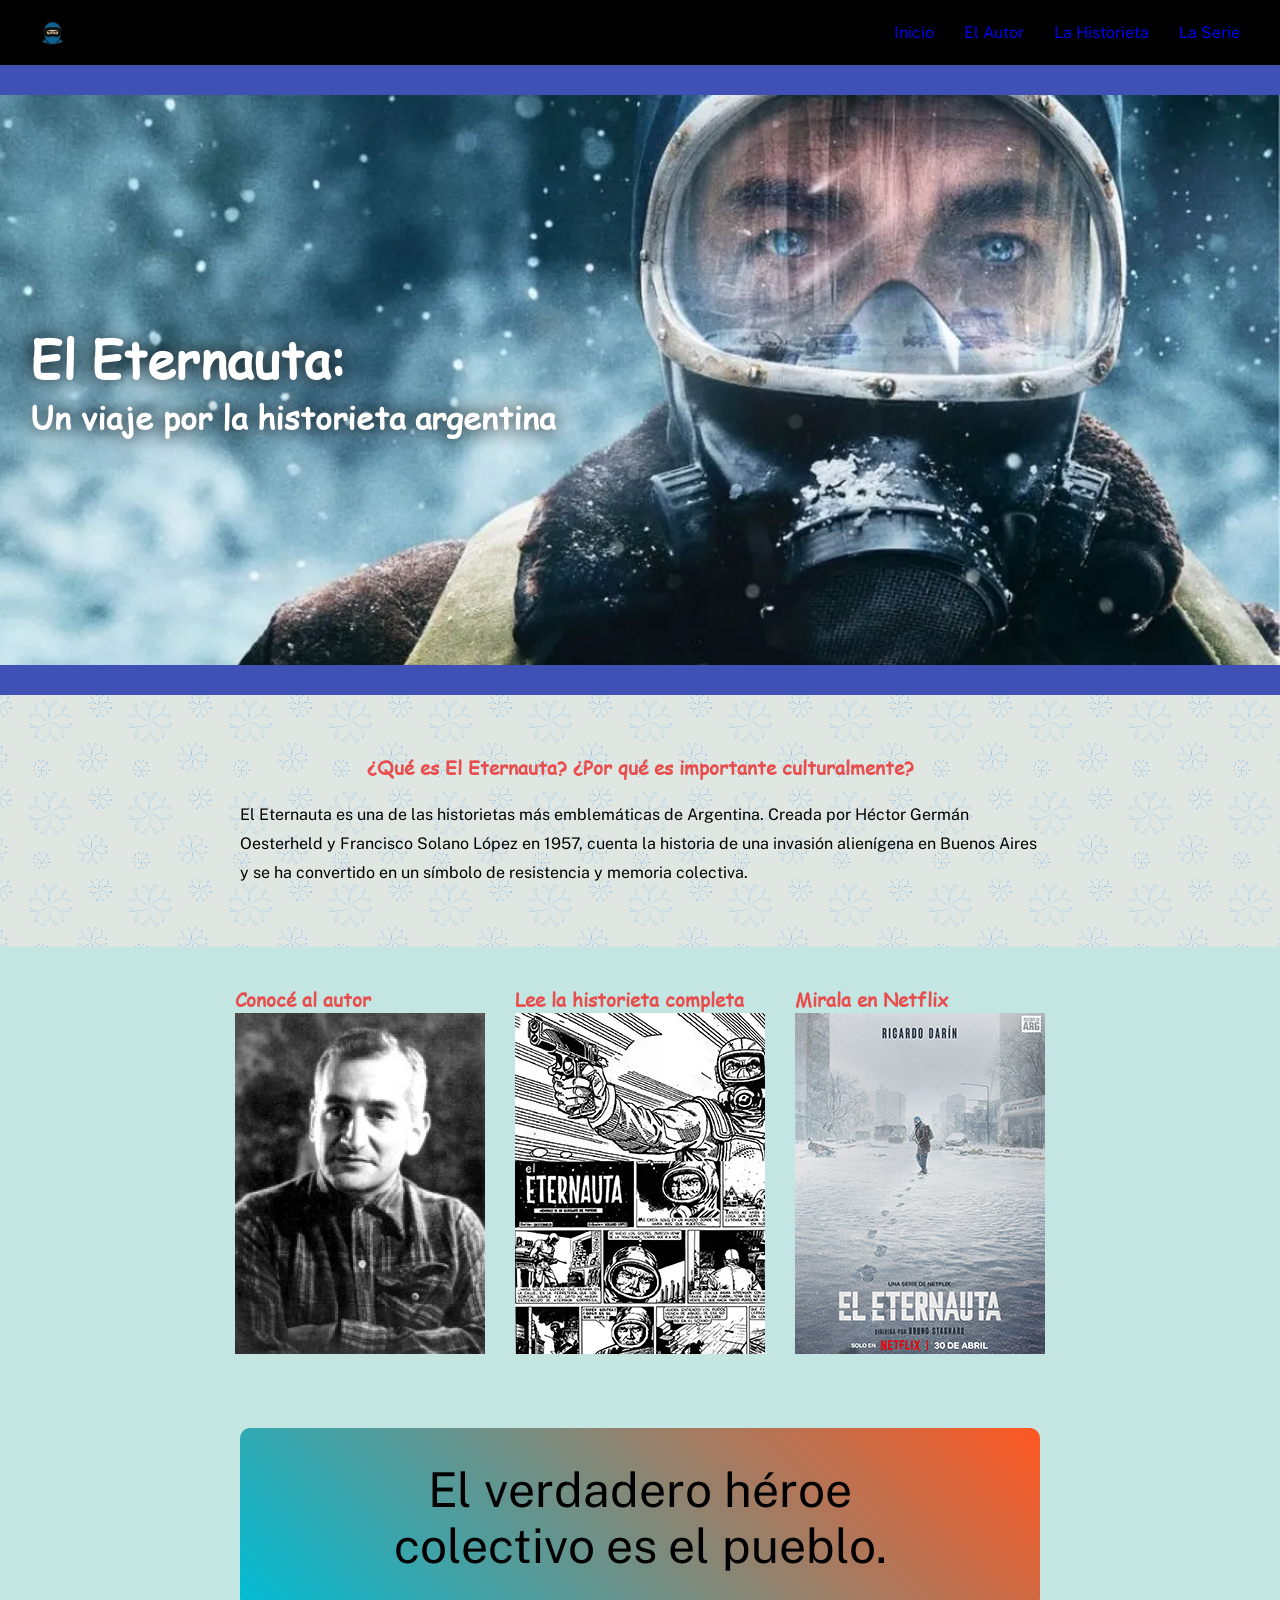
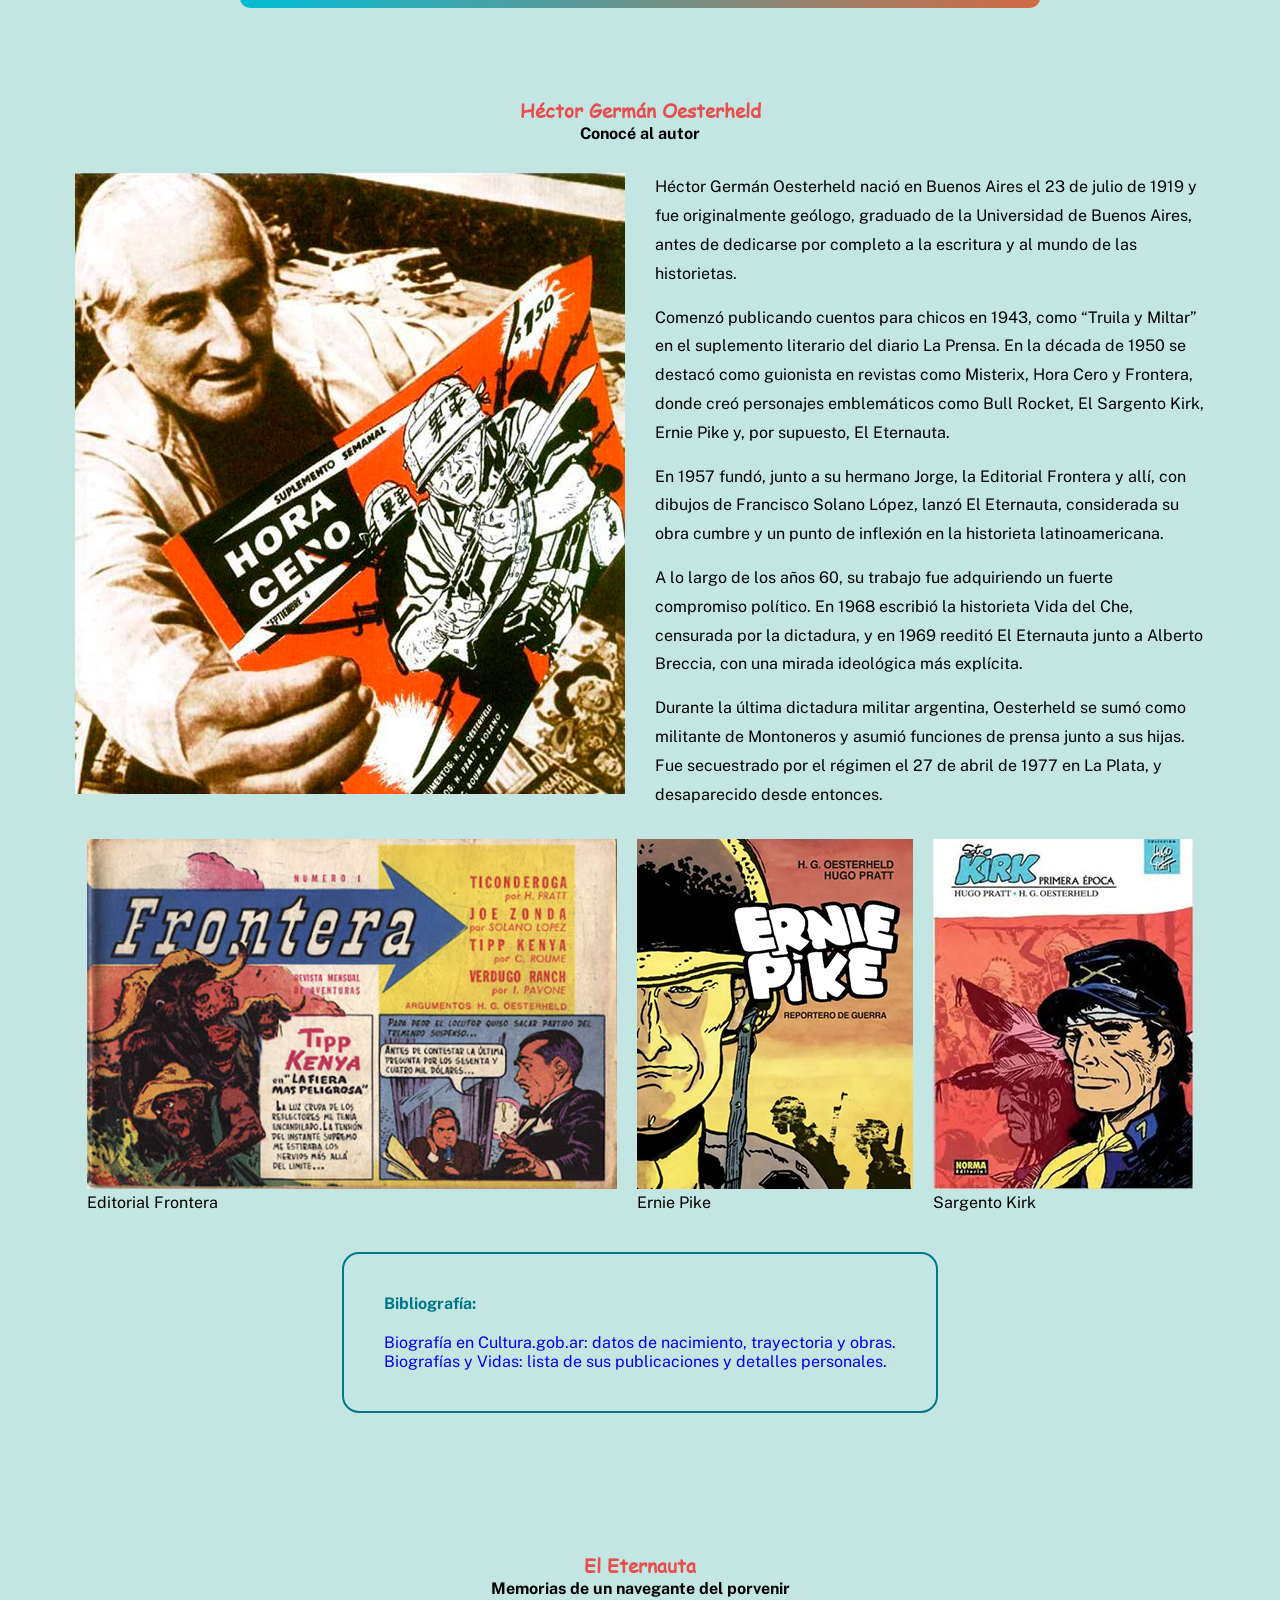
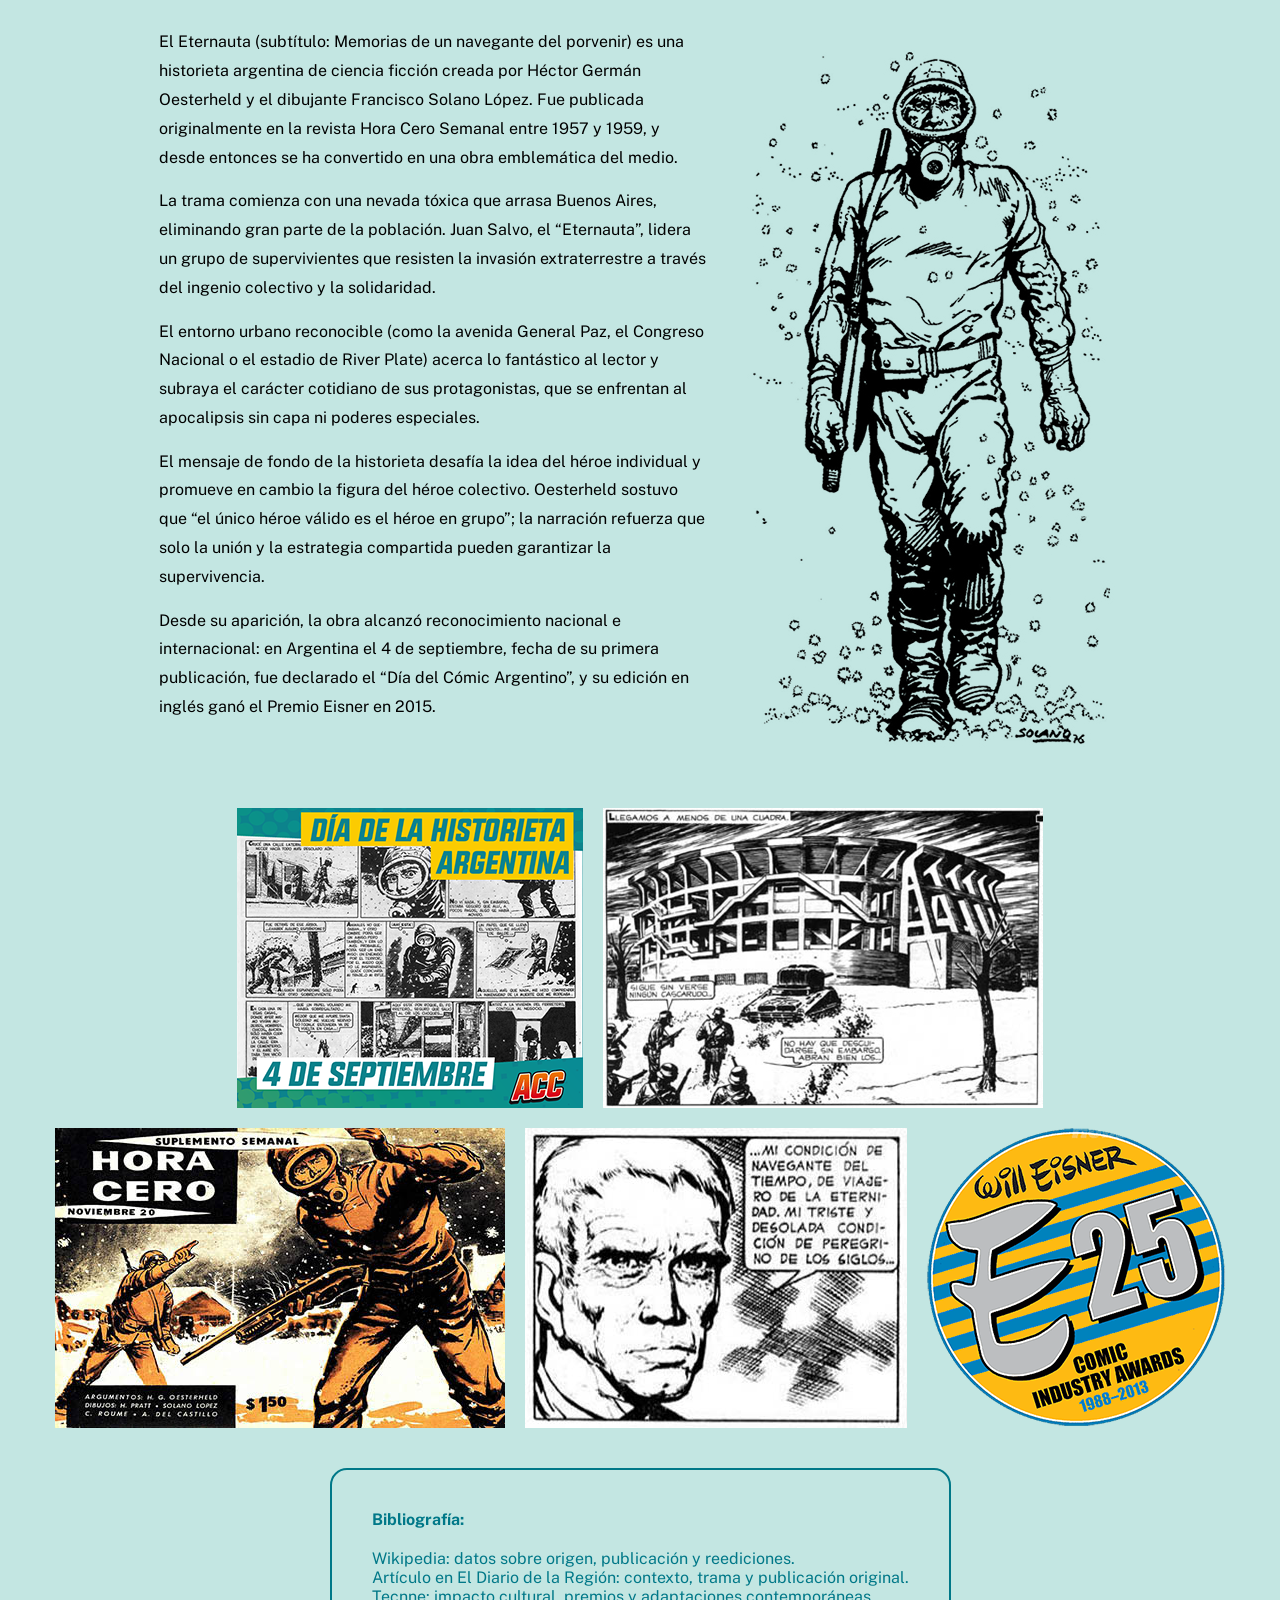
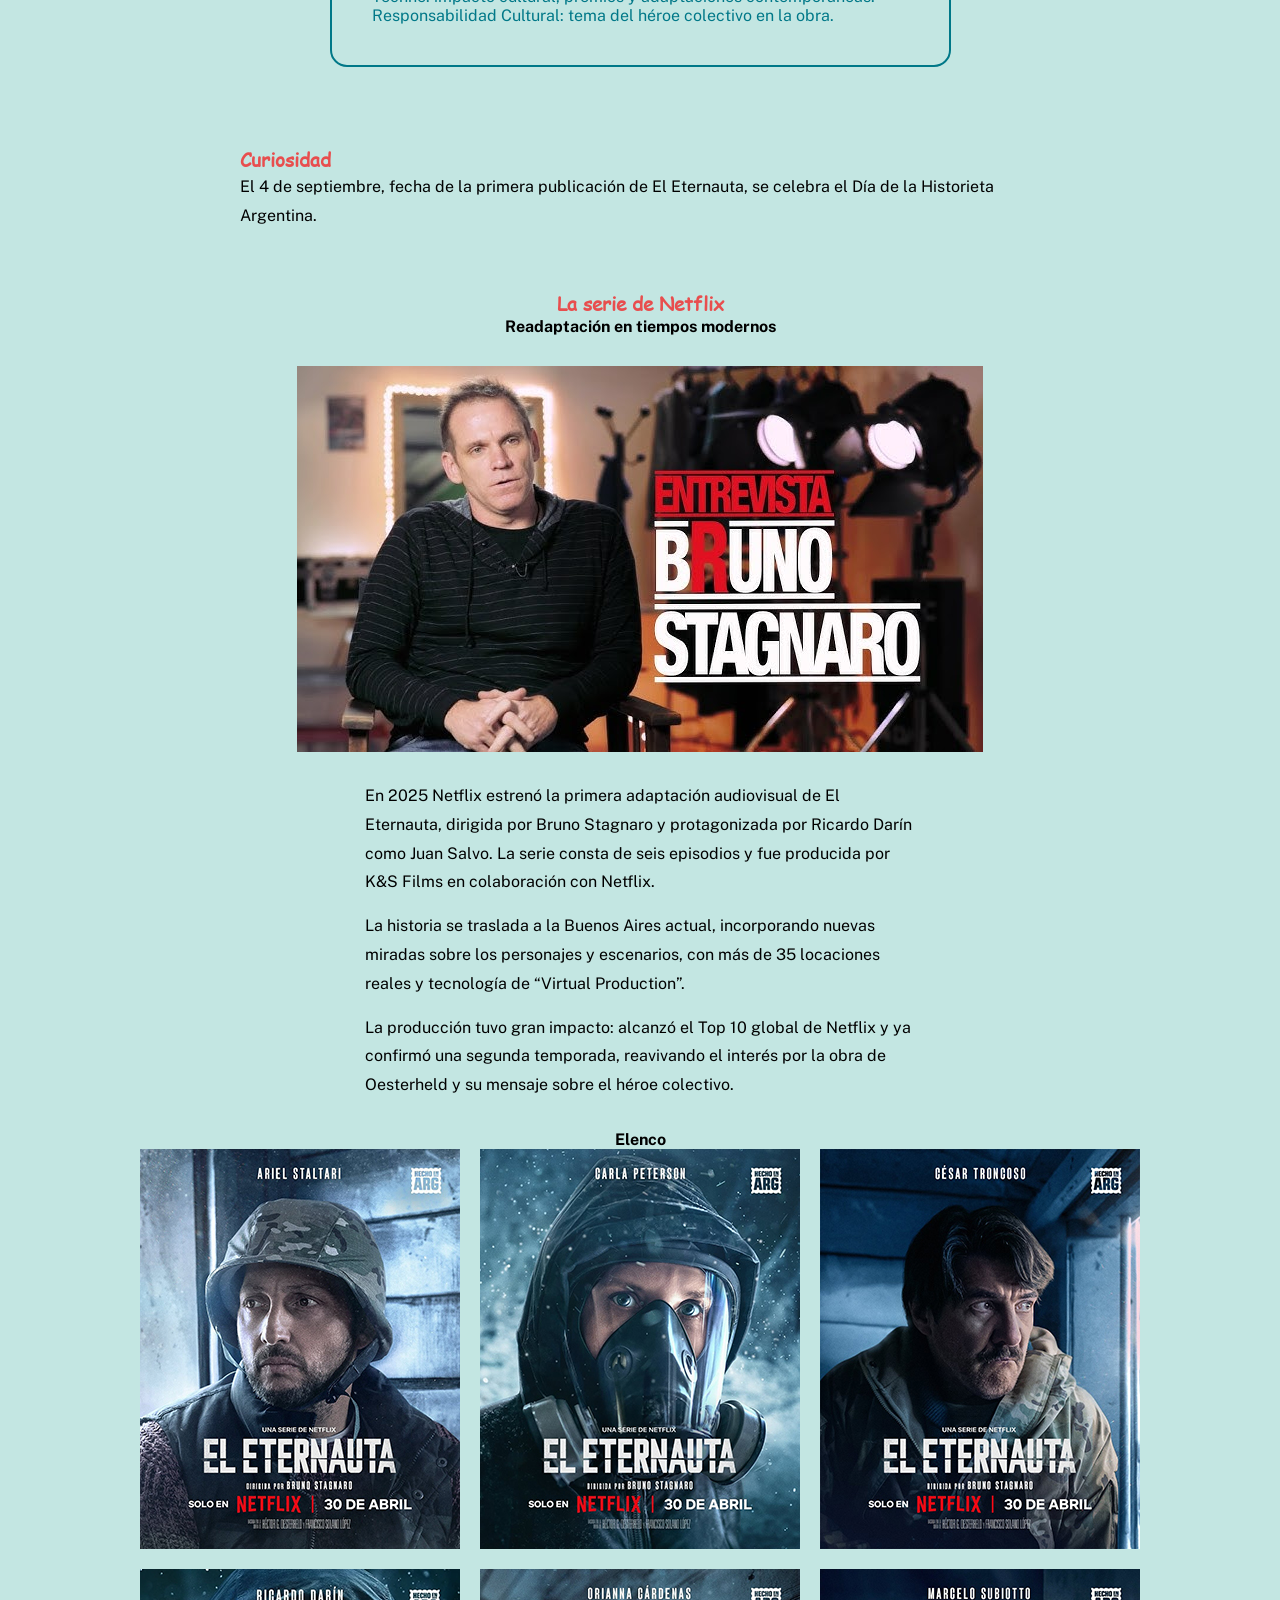
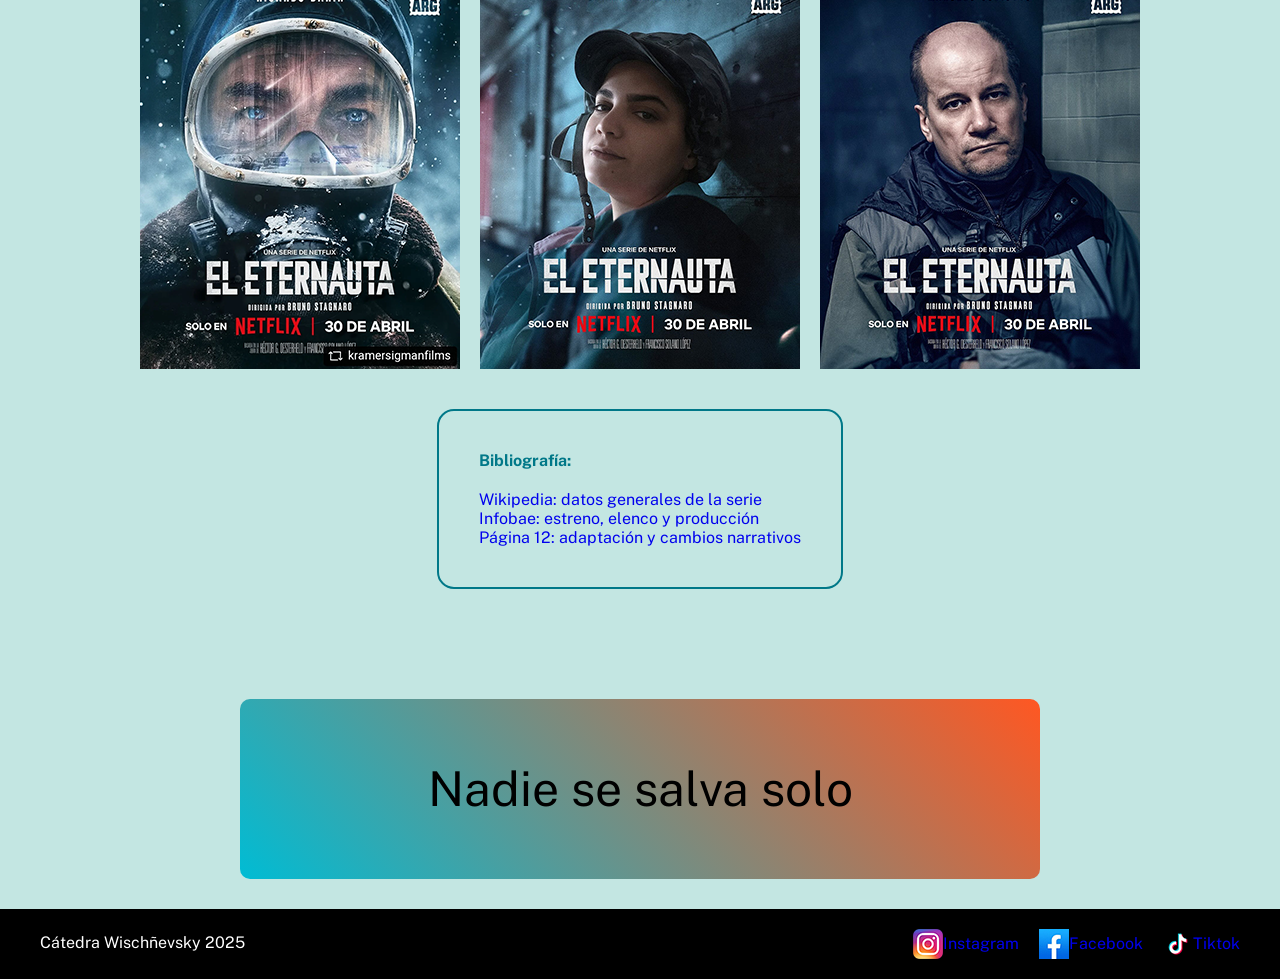
<file: index.html>
<!DOCTYPE html>
<html>

<head>
    <meta charset="UTF-8" />
    <title>El Eternauta by Nerea</title>
    <link rel="stylesheet" type="text/css" href="estilos.css">
    <style>
        @import url('https://fonts.googleapis.com/css2?family=Public+Sans:ital,wght@0,100..900;1,100..900&display=swap');
    </style>
</head>

<body>
    <header>
        <div class="contenedor">
            <img src="img/eternauta-logo.png" alt="Logo del Eternauta" width="25" height="25" />
            <nav>
                <a href="#">Inicio</a>
                <a href="#">El Autor</a>
                <a href="#">La Historieta</a>
                <a href="#">La Serie</a>
            </nav>
        </div>
    </header>
    <main>
        <!-- Aca va ser un hero -->
        <section id="hero">
            <h1>El Eternauta:</h1>
            <h2>Un viaje por la historieta argentina</h2>
        </section>
        <!-- pequeña descripción -->
        <section id="bienvenida">
            <h3>¿Qué es El Eternauta? ¿Por qué es importante culturalmente?</h3>
            <p>El Eternauta es una de las historietas más emblemáticas de Argentina. Creada por Héctor Germán Oesterheld
                y Francisco Solano López en 1957, cuenta la historia de una invasión alienígena en Buenos Aires y se ha
                convertido en un símbolo de resistencia y memoria colectiva.</p>
        </section>

        <section id="tarjetas">
            <a>
                <h3>Conocé al autor</h3>
                <img src="img/hector-german-oesterheld-joven.jpg" alt="Foto de Oesterheld Joven" width="250"
                    height="341">
            </a>
            <a href="fasciculos.html">
                <h3>Lee la historieta completa</h3>
                <img src="img/el-eternauta-comic-panel.jpg" alt="Página extraida del comic El Eternauta" width="250"
                    height="341">
            </a>
            <a>
                <h3>Mirala en Netflix</h3>
                <img src="img/el-eternauta-netflix-poster.jpg" alt="Poster de El Eternauta para Netflix" width="250"
                    height="341">
            </a>
        </section>

        <blockquote>
            <p>El verdadero héroe colectivo es el pueblo.</p>
        </blockquote>

        <section id="el-autor">
            <h3>Héctor Germán Oesterheld</h3>
            <h4>Conocé al autor</h4>
            <article>
                <img src="img/el-autor/oesterheld-hora-cero.png" alt="Oesterheld sosteniendo un suplemento de Hora Cero"
                    width="550" height="621">
                <div class="composicion-parrafos">
                    <p>Héctor Germán Oesterheld nació en Buenos Aires el 23 de julio de 1919 y fue originalmente
                        geólogo,
                        graduado de la Universidad de Buenos Aires, antes de dedicarse por completo a la escritura y al
                        mundo de
                        las historietas.</p>
                    <p>Comenzó publicando cuentos para chicos en 1943, como “Truila y Miltar” en el suplemento literario
                        del
                        diario <span>La Prensa</span>. En la década de 1950 se destacó como
                        guionista en revistas como Misterix, Hora Cero y Frontera, donde creó personajes emblemáticos
                        como
                        Bull
                        Rocket, El Sargento Kirk, Ernie Pike y, por supuesto, <span>El Eternauta</span>.</p>
                    <p>En 1957 fundó, junto a su hermano Jorge, la Editorial Frontera y allí, con dibujos de Francisco
                        Solano
                        López, lanzó <span>El Eternauta</span>, considerada su obra cumbre y un punto de inflexión en la
                        historieta latinoamericana.</p>
                    <p>A lo largo de los años 60, su trabajo fue adquiriendo un fuerte compromiso político. En 1968
                        escribió
                        la
                        historieta <span>Vida del Che</span>, censurada por la dictadura, y en 1969 reeditó <span>El
                            Eternauta</span>
                        junto a Alberto Breccia, con una mirada ideológica más explícita.</p>
                    <p>Durante la última dictadura militar argentina, Oesterheld se sumó como militante de Montoneros y
                        asumió
                        funciones de prensa junto a sus hijas. Fue secuestrado por el régimen el 27 de abril de 1977 en
                        La
                        Plata, y desaparecido desde entonces.</p>
                </div>
            </article>
            <div class="galeria">
                <figure>
                    <img src="img/el-autor/editorial-frontera.jpg" alt="">
                    <figcaption>Editorial Frontera</figcaption>
                </figure>
                <figure>
                    <img src="img/el-autor/ernie-pike.webp" alt="">
                    <figcaption>Ernie Pike</figcaption>
                </figure>
                <figure>
                    <img src="img/el-autor/sargento-kirk.webp" alt="">
                    <figcaption>Sargento Kirk</figcaption>
                </figure>

            </div>
            <div class="bibliografia">
                <h4>Bibliografía:</h4>
                <ul>
                    <li><a href="https://www.cultura.gob.ar/hector-g-oesterheld-el-fundador-de-la-historieta-argentina-moderna-9280/"
                            target="_blank">Biografía en Cultura.gob.ar: datos de nacimiento, trayectoria y obras.</a>
                    </li>
                    <li><a href="https://www.biografiasyvidas.com/biografia/o/oesterheld.htm" target="_blank">Biografías
                            y
                            Vidas: lista de sus publicaciones y detalles personales.</a></li>
                </ul>
            </div>
        </section>

        <section id="el-comic">
            <h3>El Eternauta</h3>
            <h4>Memorias de un navegante del porvenir</h4>
            <article>
                <div class="composicion-parrafos">
                    <p><span>El Eternauta</span> (subtítulo: Memorias de un navegante del porvenir) es una
                        historieta argentina de ciencia ficción creada por Héctor Germán Oesterheld y el dibujante
                        Francisco
                        Solano López. Fue publicada originalmente en la revista <span>Hora Cero Semanal</span> entre
                        1957 y
                        1959, y desde entonces se ha convertido en una obra emblemática del medio.</p>
                    <p>La trama comienza con una nevada tóxica que arrasa Buenos Aires, eliminando gran parte de la
                        población. Juan Salvo, el “Eternauta”, lidera un grupo de supervivientes que resisten la
                        invasión
                        extraterrestre a través del ingenio colectivo y la solidaridad.</p>
                    <p>El entorno urbano reconocible (como la avenida General Paz, el Congreso Nacional o el estadio de
                        River Plate) acerca lo fantástico al lector y subraya el carácter cotidiano de sus
                        protagonistas,
                        que se enfrentan al apocalipsis sin capa ni poderes especiales.</p>
                    <p>El mensaje de fondo de la historieta desafía la idea del héroe individual y promueve en cambio la
                        figura del héroe colectivo. Oesterheld sostuvo que “el único héroe válido es el héroe en grupo”;
                        la
                        narración refuerza que solo la unión y la estrategia compartida pueden garantizar la
                        supervivencia.
                    </p>
                    <p>Desde su aparición, la obra alcanzó reconocimiento nacional e internacional: en Argentina el 4 de
                        septiembre, fecha de su primera publicación, fue declarado el “Día del Cómic Argentino”, y su
                        edición en inglés ganó el Premio Eisner en 2015.</p>
                </div>

                <img src="img/la-historieta/el-eternauta-fullbody.jpg" alt="">
            </article>
            <div class="galeria">
                <img src="img/la-historieta/dia-de-la-historieta.png" alt="">
                <img src="img/la-historieta/estadio-river.jpg" alt="">
                <img src="img/la-historieta/hora-cero-semanal.jpg" alt="">
                <img src="img/la-historieta/juan-salvo.jpg" alt="">
                <img src="img/la-historieta/premio-einser.png" alt="">
            </div>

            <div class="bibliografia">
                <h4>Bibliografía:</h4>
                <ul>
                    <li>Wikipedia: datos sobre origen, publicación y reediciones.</li>
                    <li>Artículo en El Diario de la Región: contexto, trama y publicación original.</li>
                    <li>Tecnne: impacto cultural, premios y adaptaciones contemporáneas.</li>
                    <li>Responsabilidad Cultural: tema del héroe colectivo en la obra.</li>
                </ul>
            </div>
        </section>

        <aside>
            <h3>Curiosidad</h3>
            <p>El 4 de septiembre, fecha de la primera publicación de <span>El Eternauta</span>, se celebra el <span>Día
                    de la Historieta Argentina</span>.</p>
        </aside>

        <section id="netflix">
            <h3>La serie de Netflix</h3>
            <h4>Readaptación en tiempos modernos</h4>
            <article>
                <img src="img/la-serie/bruno-stagnaro.jpg" alt="">
                <div class="composicion-parrafos">
                    <p>En 2025 Netflix estrenó la primera adaptación audiovisual de <span>El Eternauta</span>, dirigida
                        por
                        Bruno Stagnaro y protagonizada por <span>Ricardo Darín</span> como Juan Salvo. La serie consta
                        de
                        seis episodios y fue producida por K&S Films en colaboración con Netflix.</p>
                    <p>La historia se traslada a la Buenos Aires actual, incorporando nuevas miradas sobre los
                        personajes y
                        escenarios, con más de 35 locaciones reales y tecnología de “Virtual Production”.</p>
                    <p>La producción tuvo gran impacto: alcanzó el Top 10 global de Netflix y ya confirmó una segunda
                        temporada, reavivando el interés por la obra de Oesterheld y su mensaje sobre el héroe
                        colectivo.
                    </p>
                </div>
            </article>
            <h4>Elenco</h4>
            <div class="galeria">
                <img src="img/la-serie/ariel-staltari.jpg" alt="">
                <img src="img/la-serie/carla-petterson.jpg" alt="">
                <img src="img/la-serie/césar-troncoso.jpg" alt="">
                <img src="img/la-serie/ricardo-darín.webp" alt="">
                <img src="img/la-serie/oriana-cardenas.jpg" alt="">
                <img src="img/la-serie/marcelo-subiotto.jpg" alt="">
            </div>
            <div class="bibliografia">
                <h4>Bibliografía:</h4>
                <ul>
                    <li><a href="https://es.wikipedia.org/wiki/El_Eternauta_(serie_de_televisi%C3%B3n)"
                            target="_blank">Wikipedia: datos
                            generales de la serie</a></li>
                    <li><a href="https://www.infobae.com/que-puedo-ver/2025/03/06/el-eternauta-la-iconica-novela-grafica-argentina-llega-a-netflix-con-una-ambiciosa-adaptacion-audiovisual/"
                            target="_blank">Infobae:
                            estreno, elenco y producción</a></li>
                    <li><a href="https://www.pagina12.com.ar/822278-el-eternauta-respeto-la-serie-de-netflix-la-esencia-del-comi"
                            target="_blank">Página
                            12: adaptación y cambios narrativos</a>
                    </li>
                </ul>
            </div>
        </section>

        <blockquote>
            <p>Nadie se salva solo</p>
        </blockquote>

    </main>
    
    <footer>
        <div class="contenedor">
            <p>Cátedra Wischñevsky 2025</p>
            <ul>
                <li>
                    <img src="img/instagram_icon.png" alt="ícono facebook">
                    <a href="https://www.instagram.com/eleternauta_ok/">Instagram</a>
                </li>
                <li>
                    <img src="img/facebook.jpg" alt="ícono facebook">
                    <a href="https://www.facebook.com/watch/?v=2194918857628965">Facebook</a>
                </li>
                <li>
                    <img src="img/tiktok-icon.webp" alt="ícono tiktok">
                    <a href="https://www.tiktok.com/@eleternauta2025?lang=es-419">Tiktok</a>
                </li>
            </ul>
        </div>
    </footer>
</body>

</html>
</file>
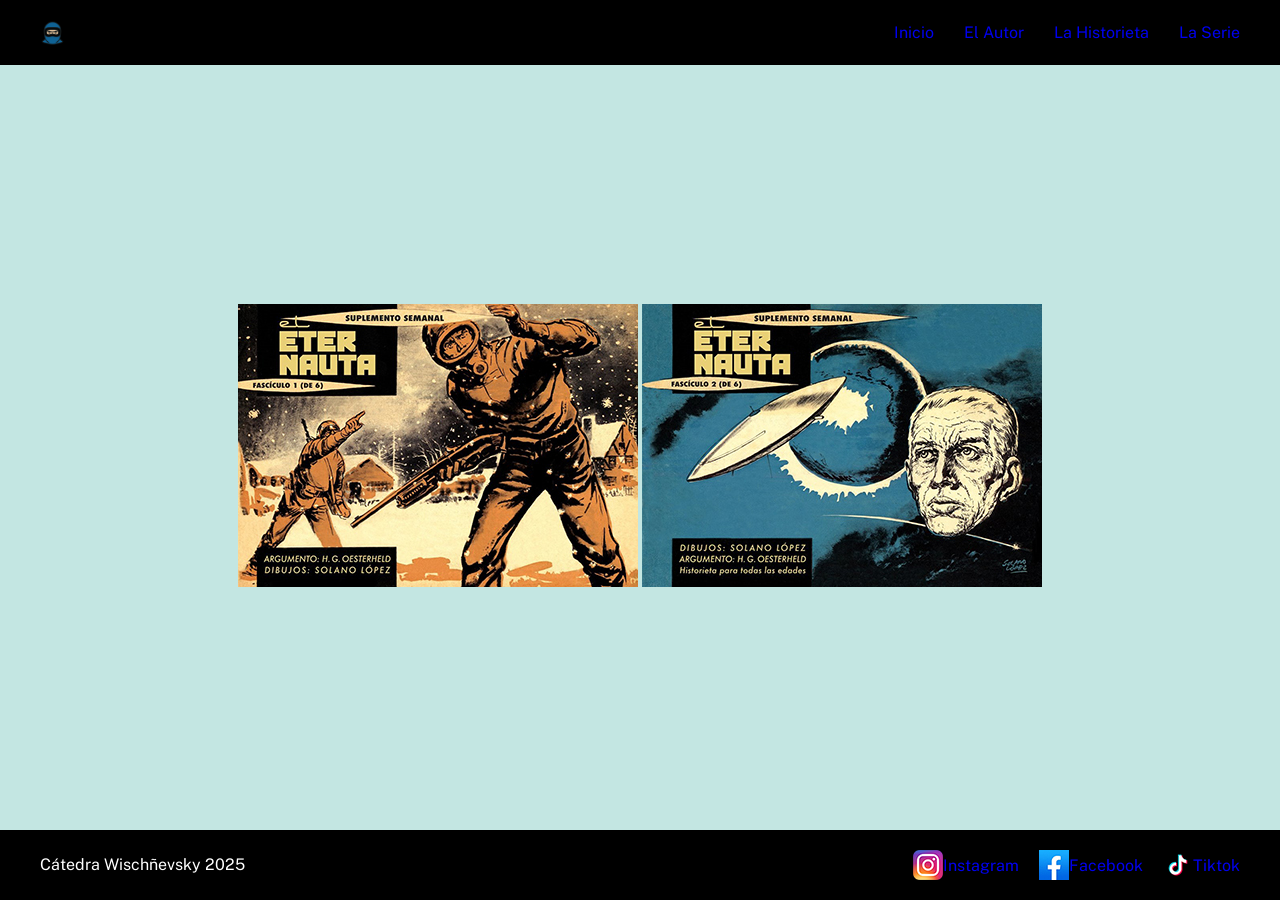
<file: fasciculos.html>
<!DOCTYPE html>
<html>

<head>
    <meta charset="UTF-8" />
    <title>El Eternauta by Nerea</title>
    <link rel="stylesheet" type="text/css" href="estilos.css">
    <link rel="stylesheet" type="text/css" href="lightbox/jquery.fancybox.css">
    <style>
        @import url('https://fonts.googleapis.com/css2?family=Public+Sans:ital,wght@0,100..900;1,100..900&display=swap');
    </style>
</head>

<body>
    <header>
        <div class="contenedor">
            <img src="img/eternauta-logo.png" alt="Logo del Eternauta" width="25" height="25" />
            <nav>
                <a href="#">Inicio</a>
                <a href="#">El Autor</a>
                <a href="#">La Historieta</a>
                <a href="#">La Serie</a>
            </nav>
        </div>
    </header>

    <main>
        <div id="galería-portadas">
            
            <a href="img/fasciculos/tapa-f1.jpg" data-fancybox="gallery" data-caption="Portada del primer fascículo del Eternauta">
                <img src="img/fasciculos/tapa-f1-thumbnail.jpg" alt="Portada del primer fascículo del Eternauta" />
            </a>

            <a href="img/fasciculos/tapa-f2.jpg" data-fancybox="gallery" data-caption="Portada del segundo fascículo del Eternauta">
                <img src="img/fasciculos/tapa-f2-thumbnail.jpg" alt="Portada del segundo fascículo del Eternauta" />
            </a>
        </div>
    </main>

    <footer>
        <div class="contenedor">
            <p>Cátedra Wischñevsky 2025</p>
            <ul>
                <li>
                    <img src="img/instagram_icon.png" alt="ícono facebook">
                    <a href="https://www.instagram.com/eleternauta_ok/">Instagram</a>
                </li>
                <li>
                    <img src="img/facebook.jpg" alt="ícono facebook">
                    <a href="https://www.facebook.com/watch/?v=2194918857628965">Facebook</a>
                </li>
                <li>
                    <img src="img/tiktok-icon.webp" alt="ícono tiktok">
                    <a href="https://www.tiktok.com/@eleternauta2025?lang=es-419">Tiktok</a>
                </li>
            </ul>
        </div>
    </footer>

    <script src="lightbox/jquery.min.js"></script>
    <script src="lightbox/jquery.fancybox.js"></script>
</body>

</html>
</file>
<file: estilos.css>
/* CSS DOCUMENT */
@charset "UTF-8";

/*configuraciones generales*/

@font-face {
    font-family: "Comic Sans";
    src: url(fuentes/comic.ttf) format(truetype);
    font-weight: normal;
    font-style: normal;
}

@font-face {
    font-family: "Comic Sans Bold";
    src: url(fuentes/comicbd.ttf) format(truetype);
    font-weight: bold;
    font-style: normal;
}

@font-face {
    font-family: "Comic Sans Italic";
    src: url(fuentes/comici.ttf) format(truetype);
    font-weight: normal;
    font-style: italic;
}

@font-face {
    font-family: "Comic Sans Bold Italic";
    src: url(fuentes/comicz.ttf) format(truetype);
    font-weight: bold;
    font-style: italic;
}

* {
    font-family: "Public Sans", sans-serif;
    list-style: none;
    text-decoration: none;
    margin: 0;
    padding: 0;
    box-sizing: border-box;
}

body {
    background-color: #c3e6e2;
    display: flex;
    flex-direction: column;
    justify-content: space-between;
    min-height: 100vh;
}



header,
footer {
    display: flex;
    justify-content: center;
    padding: 20px;
    background-color: black;
}

nav {
    display: flex;
    gap: 30px;
}

main {
    display: flex;
    flex-direction: column;
    align-items: center;
}

section {
    width: 100%;
    display: flex;
    flex-direction: column;
    align-items: center;
    padding: 60px 20px;
}

.contenedor {
    display: flex;
    align-items: center;
    justify-content: space-between;
    width: 100vw;
    max-width: 1200px;
}

/*aca empiezan las aplicaciones*/

h1,
h2,
h3 {
    font-family: 'Comic Sans', sans-serif;
    color: #2e2b25;

}

h1,
h2 {
    text-align: left;
    color: unset;
}

h1 {
    font-size: 3.2rem;
    /*line-height: 1rem;*/
}

h2 {
    font-size: 2rem;
}

h3 {
    color: rgb(232, 78, 78);
}

p {
    line-height: 1.8rem;
    max-width: 800px;
}

#hero {
    background-image: url(img/banner-hero-cara-darín.webp);
    background-size: cover;
    background-position: center;
    height: 70vh;
    padding: 30px;
    border-top-width: 30px;
    border-bottom-width: 30px;
    border-left-width: 0;
    border-right-width: 0;
    border-color: #3F51B5;
    border-style: solid;
    text-shadow: 0px 0px 20px black;
    color: white;
    display: flex;
    flex-direction: column;
    justify-content: center;
    align-items: flex-start;
}


#bienvenida {
    background-image: url(img/snow-pattern.png);
    display: flex;
    flex-direction: column;
    align-items: center;
    padding: 60px 20px;
    gap: 20px;
}

#tarjetas {
    display: flex;
    justify-content: center;
    gap: 30px;
    padding: 40px 20px;
    flex-direction: row;
}

.galeria {
    display: flex;
    justify-content: center;
    flex-wrap: wrap;
    gap: 20px;
}

blockquote {
    font-size: 3rem;
    background: linear-gradient(45deg, #00BCD4, #FF5722);
    padding: 20px;
    min-height: 20vh;
    line-height: 3rem;
    width: 100vw;
    max-width: 800px;
    margin: 30px 0;
    border-radius: 10px;
    display: flex;
    align-items: center;
    justify-content: center;

    p {
        line-height: 3.5rem;
        text-align: center;
        text-wrap: balance;
    }
}

.composicion-parrafos {
    max-width: 550px;
    display: flex;
    flex-direction: column;
    gap: 15px;
    min-width: 420px;
}

.bibliografia {
    padding: 40px;
    border: #007888 2px solid;
    margin: 40px 0 20px 0;
    border-radius: 17px;
    corner-shape: scoop;
    display: flex;
    flex-direction: column;
    gap: 20px;
    color: #007888;
}

#el-autor,
#el-comic,
#netflix {
    article {
        display: flex;
        justify-content: center;
        gap: 30px;
        padding: 30px;
        flex-wrap: wrap;
    }
}

#el-comic article img {
    mix-blend-mode: multiply
}

#netflix .galeria {
    max-width: 1200px;
}

footer {
    color: white;

    ul {
        display: flex;
        gap: 20px;

        li {
            display: flex;
            align-items: center;
        }
    }
}

#galeria.portadas {
    display: flex;
    flex-wrap: wrap;
    max-width: 1200px;
    padding: 5px;
    align-items: center;
}
</file>
